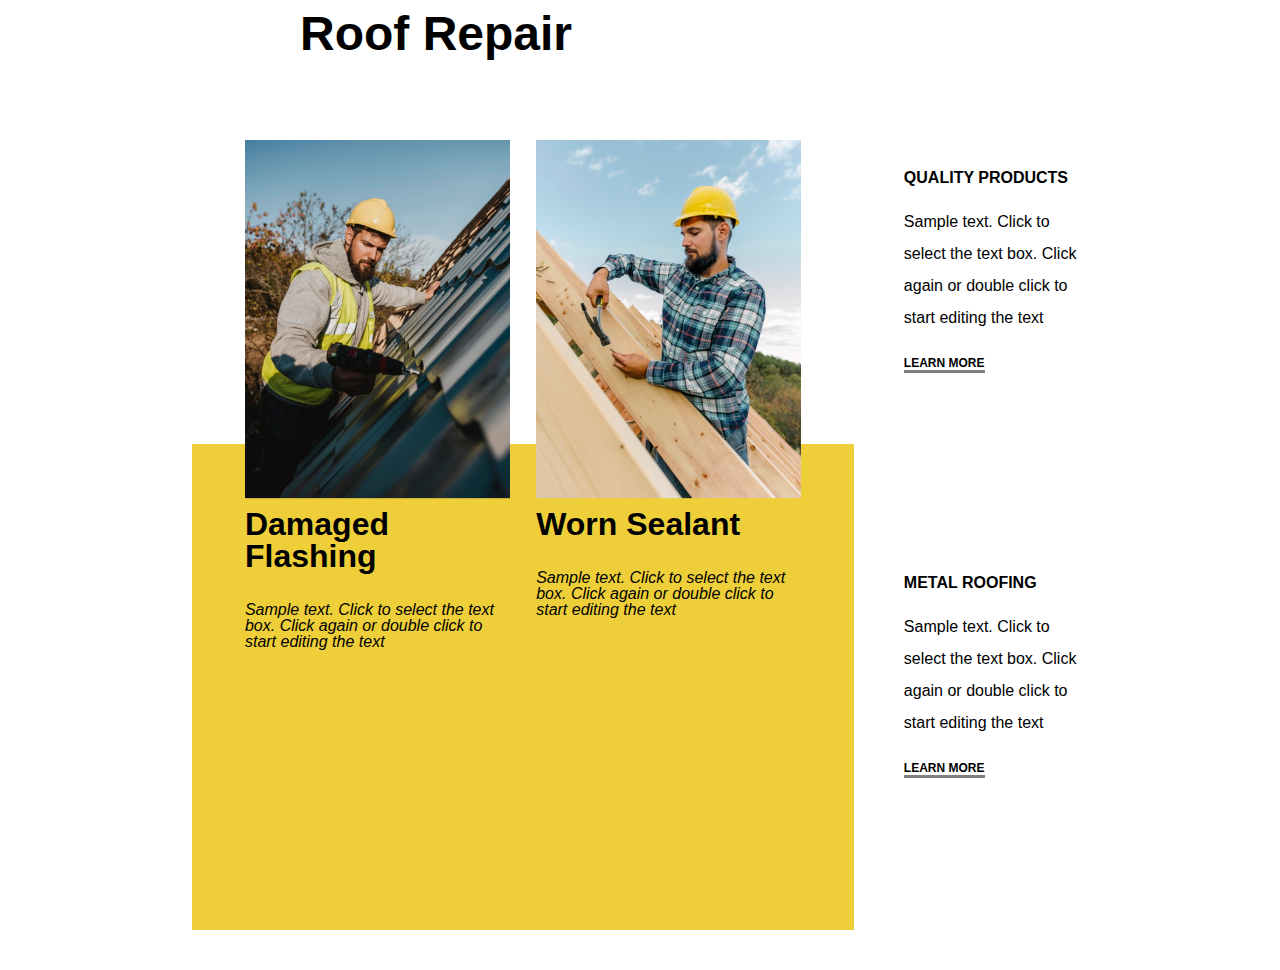
<file: practica_1/index.html>
<!DOCTYPE html>
<html lang="es">
<head>
    <meta charset="UTF-8">
    <meta http-equiv="X-UA-Compatible" content="IE=edge">
    <meta name="viewport" content="width=device-width, initial-scale=1.0">
    <title>Practica 1</title>
    <link rel="stylesheet" href="./css/reset.css">
    <link rel="stylesheet" href="./css/style.css">

</head>
<body>
    <header>
        <h1>Roof Repair</h1>
    </header>

    <main>
        <section>
            <figure class="damaged_flashing">
                <img src="./images/man-working-roof-with-drill_23-2148748774.jpg" alt="hombre_con_taladro">
                <figcaption>Damaged Flashing</figcaption>
                <p>Sample text. Click to select the text box. Click again or double click to start editing the text</p>
            </figure>
            <figure class="worn_sealant">
                <img src="./images/worker-building-roof-house_23-2148748850.jpg" alt="hombre_con_martillo">
                <figcaption>Worn Sealant</figcaption>
                <p>Sample text. Click to select the text box. Click again or double click to start editing the text</p>
            </figure>
            <div class="back_top"></div>
            <div class="back_bot"></div>
        </section>

        <aside>
            <article class="quality">
                <h4>QUALITY PRODUCTS</h4>
                <p>Sample text. Click to select the text box. Click again or double click to start editing the text</p>
                <a href="">LEARN MORE</a>
            </article>
            <article class="metal">
                <h4>METAL ROOFING</h4>
                <p>Sample text. Click to select the text box. Click again or double click to start editing the text</p>
                <a href="">LEARN MORE</a>
            </article>
        </aside>
    </main>
</body>
</html>
</file>
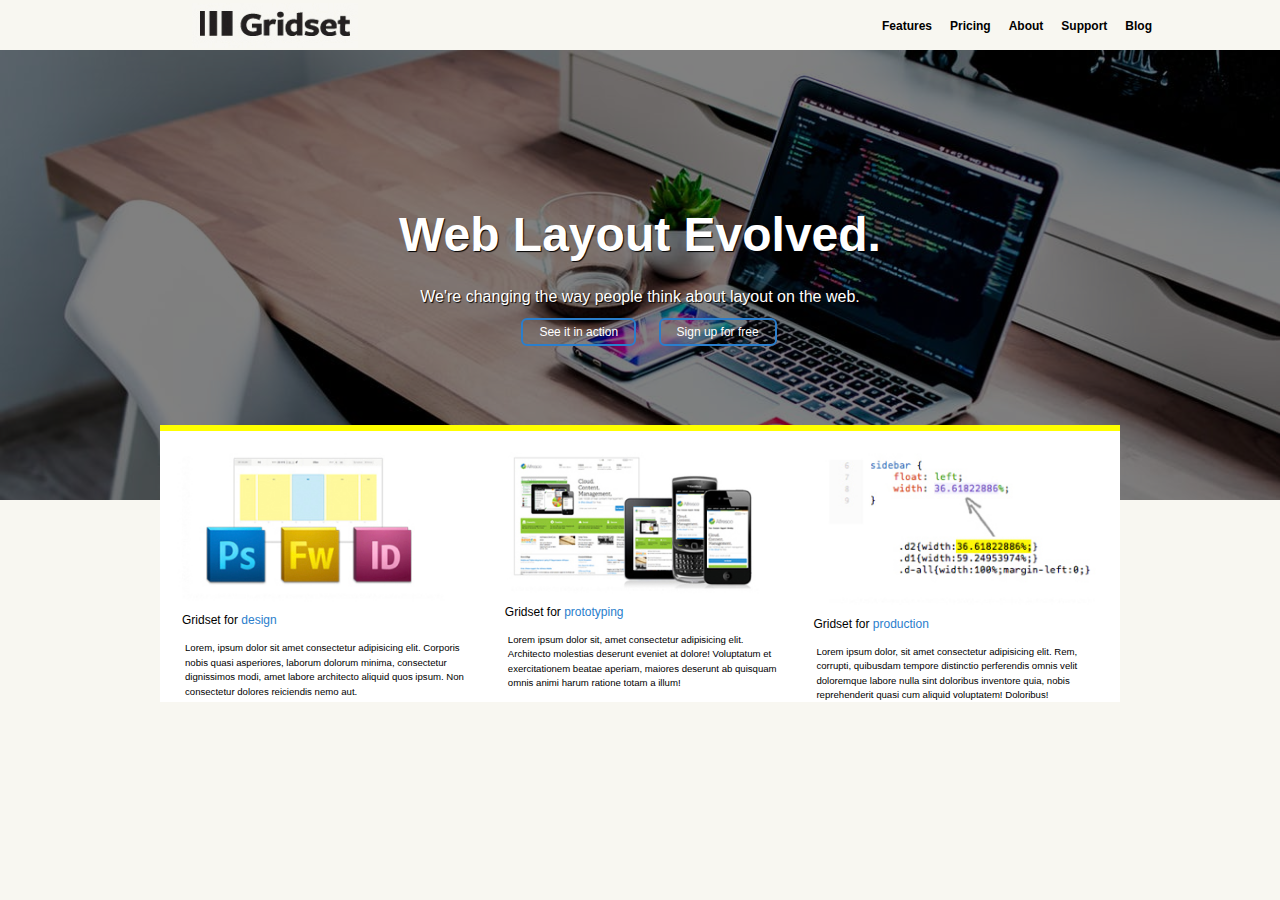
<file: practica_2/index.html>
<!DOCTYPE html>
<html lang="es">
<head>
    <meta charset="UTF-8">
    <meta http-equiv="X-UA-Compatible" content="IE=edge">
    <meta name="viewport" content="width=device-width, initial-scale=1.0">
    <title>Práctica 2</title>
    <link rel="stylesheet" href="./css/reset.css">
    <link rel="stylesheet" href="./css/header_style.css">
    <link rel="stylesheet" href="./css/main_style.css">
</head>
<body>

    <header>
            <figure>
                <img src="./images/logo.jpg" alt="logo">
            </figure>
            <nav>
                <ul>
                    <li><a href="#">Features</a></li>
                    <li><a href="#">Pricing</a></li>
                    <li><a href="#">About</a></li>
                    <li><a href="#">Support</a></li>
                    <li><a href="#">Blog</a></li>
                </ul>
            </nav>

    </header>

    <main>

        <section class="background">
            <div class="background_top">
                <h1>Web Layout Evolved.</h1>
                <p>We're changing the way people think about layout on the web.</p>
                <div class="buttons">
                    <a href="">See it in action</a>
                    <a href="">Sign up for free</a>
                </div>

                

        </section>
        <div class="container">
            <div class="yellow_line"></div>
            <div class="figures">
                <figure>
                    <img src="./images/1.jpg" alt="">
                    <figcaption>Gridset for <a href="">design</a></figcaption>
                    <p>Lorem, ipsum dolor sit amet consectetur adipisicing elit. Corporis nobis quasi asperiores, laborum dolorum minima, consectetur dignissimos modi, amet labore architecto aliquid quos ipsum. Non consectetur dolores reiciendis nemo aut.</p>
                </figure>

                <figure>
                    <img src="./images/2.jpg" alt="">
                    <figcaption>Gridset for <a href="">prototyping</a></figcaption>
                    <p>Lorem ipsum dolor sit, amet consectetur adipisicing elit. Architecto molestias deserunt eveniet at dolore! Voluptatum et exercitationem beatae aperiam, maiores deserunt ab quisquam omnis animi harum ratione totam a illum!</p>
                </figure>

                <figure>
                    <img src="./images/3.jpg" alt="">
                    <figcaption>Gridset for <a href="">production</a></figcaption>
                    <p>Lorem ipsum dolor, sit amet consectetur adipisicing elit. Rem, corrupti, quibusdam tempore distinctio perferendis omnis velit doloremque labore nulla sint doloribus inventore quia, nobis reprehenderit quasi cum aliquid voluptatem! Doloribus!</p>
                </figure>
            </div>
        </div>
    </div>



    </main>

</body>
</html>
</file>
<file: practica_1/css/style.css>
body{
    font-size: 16px;
    font-family: Arial, Helvetica, sans-serif;
}

header{
    height: calc(10vh - 20px);
    padding-left: 300px;
    margin: 10px auto;
}
h1 {
    font-size: 3em;
    font-family: 'Segoe UI', Tahoma, Geneva, Verdana, sans-serif;
    font-weight: bold;
}

main {
    display: flex;
    margin: 40px auto;
    width: 70%;
}

section{
    position: relative;
    height: 90vh;
    width: 75%;
}

.back_top{
    height: 40%;
}

.back_bot{
    height: 60%;
    background-color: #eecf39;
}

figure {
    width: 40%;
    position: absolute;
    overflow: hidden;
}

figcaption {
    font-size: 2em;
    font-family: 'Segoe UI', Tahoma, Geneva, Verdana, sans-serif;
    margin-top: -30px;
    margin-bottom: 30px;
    font-weight: bold;     
}

figure p {
    font-style: italic;
}

.damaged_flashing {
    top: 20px;
    left: 8%;
}

.worn_sealant {
    top: 20px;
    right: 8%;
}

img {
    width: 100%;
    display: block;
    transform: translateY(-10%);
}

aside{
    padding-top: 40px;
    width: 22%;
    margin-left: 40px;
}

aside article {
    height: 50%;
    padding: 10px;
}

aside article a {
    font-weight: bold;
    font-size: 0.75em;
    text-decoration: none;
    border-bottom: 3px solid grey;
    color: black;
}

h4{
    font-weight: bold;
}
aside article p {
    line-height: 2em;
    margin: 20px 0px;
}

@media(max-width: 1004px){
    main {
        flex-direction: column;
        width: 100%;
    }
    section{
        width: 100%;
    }
    figure {
        width: 30%;
    }
    aside{
        display: flex;
        width: 100%;
        justify-content: space-around;
    }
    aside article {
        height: 50%;
        width: 40%;
        padding: 10px;
    }
    header{
        padding-left: 0px;
        display: flex;
        justify-content: center;
    }

}
@media(max-width: 748px){
    .back_top{
        height: 30%;
    }
    aside{
        margin-top: -50px;
    }
    figcaption {
        margin-top: -20px;
    }
}

@media(max-width: 425px){
    .back_top{
        height: 20%;
    }
    aside{
        margin-top: -150px;
        display: flex;
        flex-direction: column;
    }
    aside article {
        margin-top: 35px;
        width: 80%;
    }
}
</file>
<file: practica_2/css/header_style.css>
header {
    display: flex;
    background-color: #F8F7F1;
    height: 50px;
    justify-content: space-between;
    align-items: center;
    width: 100%;
    font-family: Arial, Helvetica, sans-serif; 
    font-size: 16px;
    }

header nav {
    margin-right: 10%;
}

header nav ul {
    display: flex;
    width: 30%;
    justify-content: space-around;
}

header nav ul li a {
    margin-left: 18px;
    text-decoration: none;
    color: black;
    font-size: 0.75em;
    font-weight: bold;
}

header figure {
    margin-left: 15%;
}

img{
    width: 100%;
    height: auto;
    display: block;
}

@media(max-width: 768px) {
    header {
        flex-direction: column;
        height: auto;
        justify-content: center;
    }
    header figure {
        margin-left: 0px;
    }
    header nav {
        margin-right: 0px;
    }
    header nav ul {
        display: flex;
        width: 100%;
        justify-content: space-around;
    }
}
</file>
<file: practica_2/css/main_style.css>
body {
    background-color: #F8F7F1;
}

main{
    height: calc(100vh - 60px);
    width: 100%;
    font-family: Arial, Helvetica, sans-serif;
}

.background{
    width: 100%;
    position: relative;
}

.background_top {
height: 50vh;
background-image: url(../images/fondo.jpeg);
background-color: grey;
background-blend-mode: multiply;
width: 100%;
background-size: cover;
background-position: center;
display: flex;
justify-content: center;
align-items: center;
flex-direction: column;
color: white;
}

.background_top h1 {
    font-size: 3em;
    font-family: 'Segoe UI', Tahoma, Geneva, Verdana, sans-serif;
    font-weight: bold;
    margin-bottom: 30px;
    text-shadow: 1px 1px 1px black;
}

.background_top p {
    font-size: 1em;
    text-shadow: 1px 1px 1px black;
}

.background_top a {
    text-decoration: none;
    color: white;
    border: 2px solid rgb(42, 126, 204);
    padding: 5px 16px;
    border-radius: 6px;
    margin-left: 18px;
    font-size: 0.75em;
}

.background_top .buttons {
    margin-top: 18px
}

.background_top a:hover {
    background-color: grey;
    border: 2px solid black;
    padding: 8px 16px;
    border-radius: 6px;
}

.container {
    position: relative;
    background-color: white;
    width: 75%;
    margin: -75px auto;
    height: auto;
    z-index: 1;
}

.container .yellow_line {
    width: 100%;
    height: 6px;
    background-color: yellow;
}

.container .figures {
    display: flex;
}

.container .figures figure {
padding: 0px 10px;
}

img{
    width: 100%;
    height: auto;
    display: block;
}

figcaption {
    margin: 0 0 15px 12px;
    font-size: 0.75em;
}

figcaption a {
    color: rgb(42, 126, 204);
    text-decoration: none;
}

.container p {
    line-height: 1.5em;
    font-size: 0.6em;
    margin-left: 15px;
}

@media(max-width: 1004px) {
    .container .figures {
        flex-direction: column;
    }

    .container .figures figure {
        width: 60%;
        }

        .container .figures figure {
            padding: 0px 10px;
            margin: 0px auto;    
        }
        .container p {
            margin-bottom: 50px;
        }
        .container p {
            font-size: 1em;
        }
}

@media(max-width: 748px) {
    .container p {
        font-size: 0.75em;
    }
}

@media(max-width: 480px) {
    .background_top h1 {
        font-size: 2em;
    }
    .background_top p {
        font-size: 0.75em;
        text-shadow: 1px 1px 1px black;
    }
}
</file>
